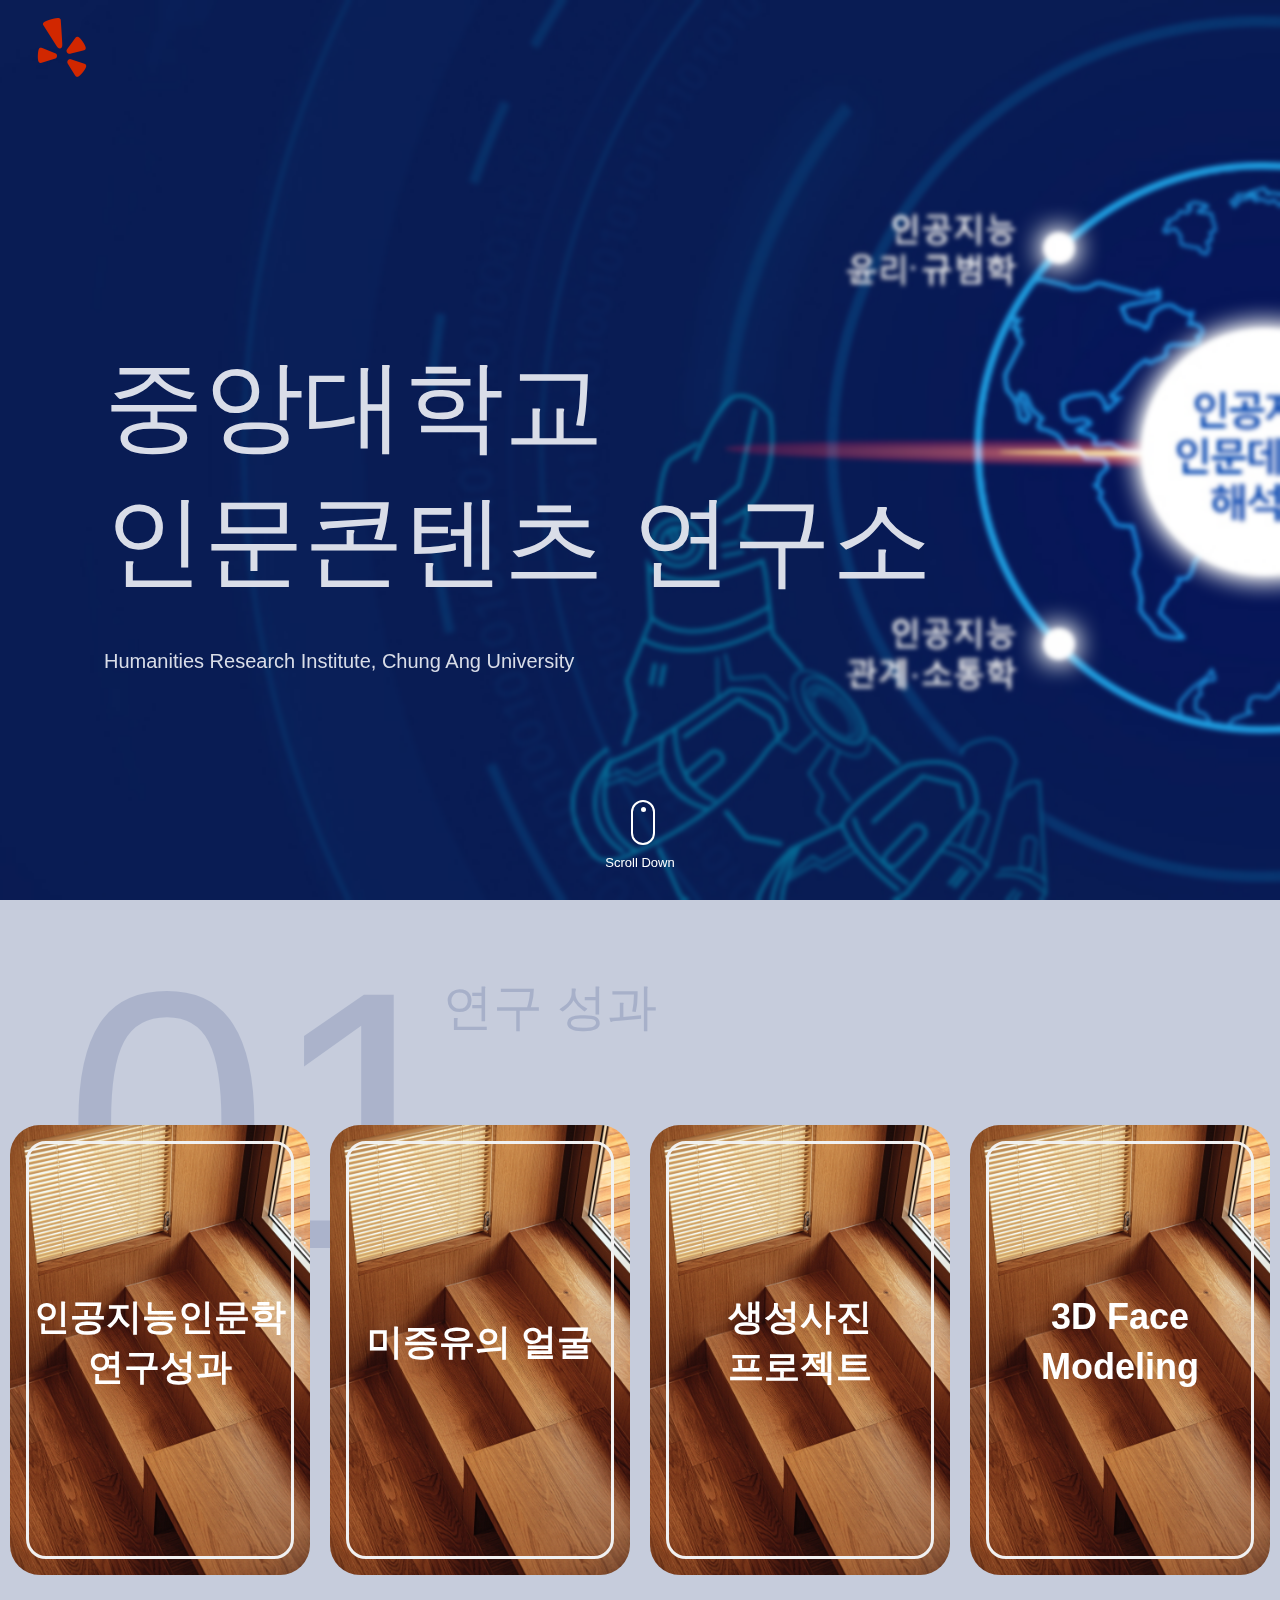
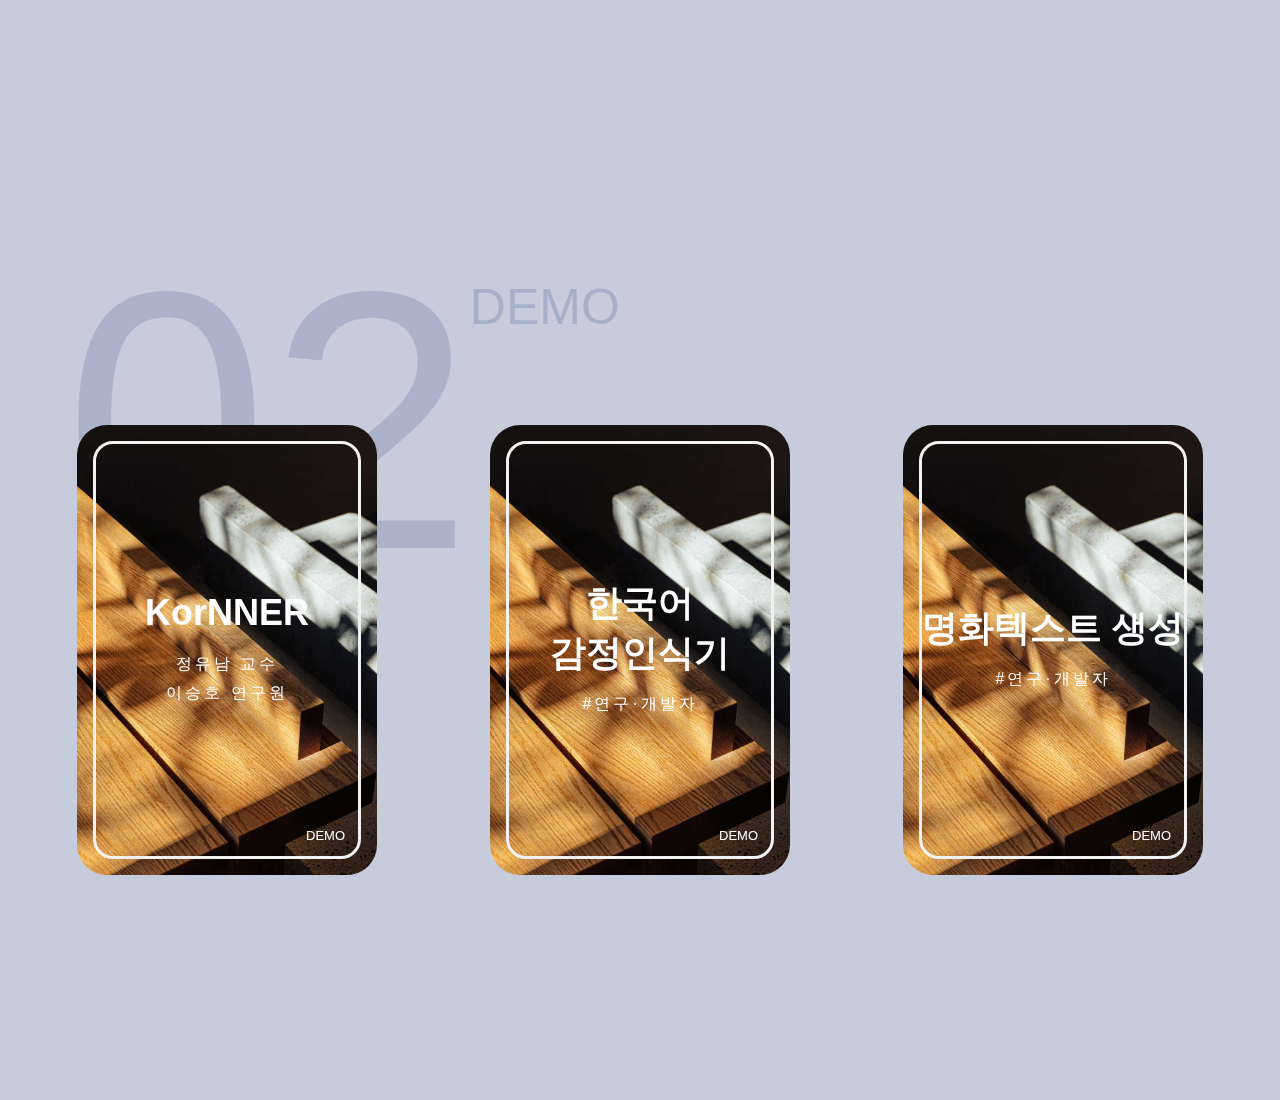
<file: Web Design(fullpage 기반)/index.html>
<!DOCTYPE html>
<html lang="ko">

<head>
    <meta charset="UTF-8">
    <meta http-equiv="X-UA-Compatible" content="IE=edge">
    <meta name="viewport" content="width=device-width, initial-scale=1.0">
    <link rel="stylesheet" href="asset/css/style.css">
    <link rel="stylesheet" href="asset/fullpage/jquery.fullPage.css">
    <script src="asset/javascript/main.js" defer></script>
    <script src="https://code.jquery.com/jquery-3.7.1.min.js"
    integrity="sha256-/JqT3SQfawRcv/BIHPThkBvs0OEvtFFmqPF/lYI/Cxo=" crossorigin="anonymous"></script>
    
    <script src="asset/fullpage/jquery.fullPage.js"></script>
    
    <title>중앙대학교 인문콘텐츠연구소</title>
</head>

<body>
    <div id="wrap">
        <header id="header">
            <div class="header-inner">
                <h1 class="header-logo">
                    <!-- 로고 이미지 -->
                    <a href="index.html">
                        <img src="asset/img/Logo-icon.png" alt="로고">
                    </a>
                </h1>
            </div>
        </header>
        <main id="fullpage" class="main">
            <section id="home" class="section">
                <div class="main-inner">
                    <div class="main-text">
                        <div class="text-inner">
                            <h1>
                                중앙대학교<br>인문콘텐츠 연구소
                            </h1>
                            <p>
                                Humanities Research Institute, Chung Ang University
                            </p>
                        </div>
                    </div>
                    <div class="scroll-down">
                        <div class="btn-inner">
                            <span class="down-border"></span>
                            <p>Scroll Down</p>
                        </div>
                    </div>
                </div>
            </section>
            <section id="result" class="container section">
                <div class="background-text">
                    <div class="bg-text-inner">
                        <h1 class="background-title">01</h1>
                        <p class="background-sub">연구 성과</p>
                    </div>
                </div>
                <div class="cards">
                    <div class="card-wrapper result-card">
                        <div class="card-contents">
                            <div class="card-front card-position">
                                <h2 class="front-title">인공지능인문학 연구성과</h2>
                                <!-- <p class="sub-title">Sub Title</p> -->
                            </div>
                            <div class="card-back card-position">
                                <h2 class="back-title">Back Title</h2>
                                <a href="research.html" class="back-btn" target="_parent">링크 이동</a>
                            </div>
                        </div>
                    </div>
                    <div class="card-wrapper result-card">
                        <div class="card-contents">
                            <div class="card-front card-position">
                                <h2 class="front-title">미증유의 얼굴</h2>
                                <!-- <p class="sub-title">Sub Title</p> -->
                            </div>
                            <div class="card-back card-position">
                                <h2 class="back-title">Back Title</h2>
                                <a href="face.html" class="back-btn">링크 이동</a>
                            </div>
                        </div>
                    </div>
                    <div class="card-wrapper result-card">
                        <div class="card-contents">
                            <div class="card-front card-position">
                                <h2 class="front-title">생성사진 프로젝트</h2>
                                <!-- <p class="sub-title">Sub Title</p> -->
                            </div>
                            <div class="card-back card-position">
                                <h2 class="back-title">Back Title</h2>
                                <a href="generative.html" class="back-btn">링크 이동</a>
                            </div>
                        </div>
                    </div>
                    <div class="card-wrapper result-card">
                        <div class="card-contents">
                            <div class="card-front card-position">
                                <h2 class="front-title">3D Face Modeling</h2>
                                <!-- <p class="sub-title">Sub Title</p> -->
                            </div>
                            <div class="card-back card-position">
                                <h2 class="back-title">Back Title</h2>
                                <a href="modeling.html" class="back-btn">링크 이동</a>
                            </div>
                        </div>
                    </div>
                </div>
            </section>
            <section id="demo" class="container section">
                <div class="background-text">
                    <div class="bg-text-inner">
                        <h1 class="background-title">02</h1>
                        <p class="background-sub">DEMO</p>
                    </div>
                </div>
                <div class="cards">
                    <div class="card-wrapper demo-card">
                        <div class="card-contents">
                            <div class="card-front card-position">
                                <h2 class="front-title">KorNNER</h2>
                                <p class="sub-title">정유남 교수</p>
                                <p class="sub-title">이승호 연구원</p>
                                <em class="sticker">DEMO</em>
                            </div>
                            <div class="card-back card-position">
                                <h2 class="back-title">Back Title</h2>
                                <a href="#" class="back-btn">링크 이동</a>
                            </div>
                        </div>
                    </div>
                    <div class="card-wrapper demo-card">
                        <div class="card-contents">
                            <div class="card-front card-position">
                                <h2 class="front-title">한국어 감정인식기</h2>
                                <p class="sub-title">#연구·개발자</p>
                                <em class="sticker">DEMO</em>
                            </div>
                            <div class="card-back card-position">
                                <h2 class="back-title">Back Title</h2>
                                <a href="#" class="back-btn">링크 이동</a>
                            </div>
                        </div>
                    </div>
                    <div class="card-wrapper demo-card">
                        <div class="card-contents">
                            <div class="card-front card-position">
                                <h2 class="front-title">명화텍스트 생성</h2>
                                <p class="sub-title">#연구·개발자</p>
                                <em class="sticker">DEMO</em>
                            </div>
                            <div class="card-back card-position">
                                <h2 class="back-title">Back Title</h2>
                                <a href="#" class="back-btn">링크 이동</a>
                            </div>
                        </div>
                    </div>
                </div>
            </section>
        </main>
    </div>
</body>

</html>
</file>
<file: Web Design(fullpage 기반)/asset/css/style.css>
@import "reset.css";


:root {
    --bg: #0e1420;
    --blue01: #d9dde8;
    --blue02: #c6ccdc;
    --blue03: #8d99ba;
    --blue04: #7a88af;
    --blue05: #42558d;
    --border: #2e323e;
    --text-color: #fff;
    --active: #F6B17A;
}
::-webkit-scrollbar {
    display: none;
}

@font-face {
    font-family: "NanumGothic", sans-serif;
    src: url(/asset/fonts/NanumGothic-Regular.ttf);
    font-weight: 400;
    font-style: normal;
}
  
body{
    font-family: "NanumGothic", sans-serif !important;
}

#wrap {
    position: relative;
    min-width: 100%;
}

#header {
    position: fixed;
    top: 0;
    left: 0;
    z-index: 2000;
    width: 100%;
    height: 100px;
    /* background: var(--blue05); */
    /* transition: all 0.4s linear; */
}

#header .header-inner {
    display: block;
    height: 100%;
    padding: 18px 0;
    margin-left: 30px;
}
#header .header-inner .header-logo{
    height: 100%;
}
#header .header-inner .header-logo a{
    display: block;
    height: 100%;
}
#header .header-inner .header-logo a img {
    width: 64px;
    height: 64px;
    object-fit: cover;
    object-position: center;
}
header.active {
    transform: translateY(-110px);
}

.main {
    max-width: 100vw;
    width: 100%;
}

#home {
    position: relative;
    width: 100%;
    height: 100vh;
    background: url(../img/home-background.jpg) no-repeat center / cover;
    /* filter: blur(2px);
    -webkit-filter: blur(2px); */
}

.main-inner {
    width: 100%;
    height: 100%;
    backdrop-filter: blur(2px);
    -webkit-backdrop-filter: blur(2px);
}
.main-text {
    position: absolute;
    top: 50%;
    left: 50%;
    width: 90%;
    height: 300px;
    transform: translate(-50%, -50%);
    -webkit-transform: translate(-50%, -50%);
    /* background: #befef1; */
}

.main-text .text-inner {
    position: relative;
    width: 100%;
    height: 100%;
    padding: 40px;
    color: var(--blue01);
}

.main-text .text-inner h1 {
    font-size: 6.25rem;
    margin-bottom: 2.5rem;
    font-weight: lighter;
    /* font-family: "Dongle", sans-serif; */
}

.main-text .text-inner p {
    font-size: 1.25rem;
}

.scroll-down {
    position: absolute;
    left: 50%;
    bottom: 30px;
    /* width: 30px; */
    height: 70px;
}

.scroll-down .btn-inner {
    position: relative;
    /* width: 100%; */
    height: 100%;
}

.scroll-down .btn-inner span {
    position: absolute;
    top: 0;
    left: 50%;
    width: 24px;
    height: 45px;
    margin-left: -9px;
    border: 2px solid #fff;
    border-radius: 50px;
    box-sizing: border-box;
}

.scroll-down .btn-inner span::before {
    position: absolute;
    top: 5px;
    left: 50%;
    content: '';
    width: 5px;
    height: 5px;
    margin-left: -2.5px;
    background-color: #fff;
    border-radius: 100%;
    -webkit-animation: scrollDown 2.5s infinite;
    animation: scrollDown 2.5s infinite;
    box-sizing: border-box;
}

.scroll-down .btn-inner p {
    display: block;
    position: absolute;
    bottom: 0;
    right: 50%;
    white-space: nowrap;
    text-align: center;
    font-size: 0.8125rem;
    color: var(--text-color);
    transform: translateX(50%);
    -webkit-transform: translateX(50%);
}

@-webkit-keyframes scrollDown {
    0% {
        -webkit-transform: translate(0, 0);
        opacity: 0;
    }
    40% {
        opacity: 1;
    }
    80% {
        -webkit-transform: translate(0, 16px);
        opacity: 0;
    }
    100% {
        opacity: 0;
    }
}

@keyframes scrollDown {
    0% {
        transform: translate(0, 0);
        opacity: 0;
    }
    40% {
        opacity: 1;
    }
    80% {
        transform: translate(0, 16px);
        opacity: 0;
    }
    100% {
        opacity: 0;
    }
}

/* #gallery {
    min-width: 100%;
    overflow: auto;
    
}

#gallery .contents {
    min-width: 100%;
    margin-top: 50px;
} */


#result {
    position: relative;
    min-width: 100%;
    height: 100vh;
    padding: 20 0px;
    background: var(--blue02);
}

.container .cards {
    position: relative;
    z-index: 10;
    display: flex;
    justify-content: space-around;
    align-items: center;
    width: 100%;
    height: 100%;
    /* background-color: orange; */
}
.container .background-text{
    position: absolute;
    top: 1%;
    left: 5%;
    z-index: 5;
}
.container .background-text .bg-text-inner{
    position: relative;
}
.container .background-text .bg-text-inner h1{
    display: inline;
    font-size: 23rem;
    font-weight: lighter;
    color: var(--blue05);
    opacity: 0.2;
}
.container .background-text .bg-text-inner p{
    position: relative;
    display: inline;
    font-size: 50px;
    opacity: 0.4;
    color: var(--blue04);
}
#result .background-text .bg-text-inner p{
    top: calc(-16px*14);
    right: 35px;
}
/* 카드 디자인 변경 */
.container .cards .card-wrapper .card-contents {
    position: relative;
    width: 18.75rem;
    height: 28.125rem;
    border-radius: 30px;
    transform: rotateY(-180deg);
    transform-style: preserve-3d;
    transition: transform 1s ease-out;
    -webkit-transform: rotateY(-180deg);
    -webkit-transform-style: preserve-3d;
    -webkit-transition: transform 1s ease-out;
    /* background: red; */
}

.container .cards .card-wrapper:hover .card-contents {
    transform: rotateY(0deg);
    transform-style: preserve-3d;
    -webkit-transform: rotateY(0deg);
    -webkit-transform-style: preserve-3d;
}

.container .cards .card-wrapper .card-contents .card-position {
    display: flex;
    flex-direction: column;
    justify-content: center;
    align-items: center;
    position: absolute;
    top: 0;
    right: 0;
    bottom: 0;
    left: 0;
    padding: 10px;
    border-radius: 30px;
    transform-style: preserve-3d;
    backface-visibility: hidden;
    background-size: cover;
    background-repeat: no-repeat;
    background-blend-mode: overlay;
    -webkit-transform-style: preserve-3d;
}

.container .cards .card-wrapper .card-contents .card-front {
    transform: rotateY(180deg);
    
}
#result .cards .card-wrapper .card-contents .card-front {
    background: url(../img/A1.jpg) no-repeat center / cover;
}
#demo .cards .card-wrapper .card-contents .card-front {
    background: url(../img/B6.jpg) no-repeat center / cover;
}
.container .cards .card-wrapper .card-contents .card-front::before {
    content: "";
    position: absolute;
    inset: 1rem;
    border-radius: 20px;
    /* padding(10px) + inner-radius(20px) = outer-radius(30px) */
    border: 3px solid #f1f1f1;
}
.container .cards .card-wrapper .card-contents .card-front h2.front-title {
    align-self: center;
    margin-bottom: 1rem;
    font-size: 2.25rem;
    line-height: 3.125rem;
    text-align: center;
    word-break: keep-all;
    transform: rotateY(4.4rem);
    transform: translateZ(65px);
    color: var(--text-color);
    -webkit-transform: rotateY(4.4rem);
    -webkit-transform: translateZ(65px);
}

.container .cards .card-wrapper .card-contents .card-front .sub-title {
    margin-bottom: 0.5rem;
    letter-spacing: 3px;
    font-size: 1rem;
    transform: translateZ(45px);
    color: var(--text-color);
    -webkit-transform: translateZ(45px);
}

.container .cards .card-wrapper .card-contents .card-back {
    background: var(--blue04);
}

.container .cards .card-wrapper .card-contents .card-back::after {
    content: "";
    position: absolute;
    inset: 1rem;
    border-radius: 20px;
    border: 3px solid var(--border);
}

.container .cards .card-wrapper .card-contents .card-back .back-title {
    align-self: center;
    margin-bottom: 14.25rem;
    font-size: 2rem;
    line-height: 120%;
    transform: translateZ(65px);
    color: var(--text-color);
    -webkit-transform: rotateY(4.4rem);
}

.container .cards .card-wrapper .card-contents .card-back .back-btn {
    align-self: center;
    padding: 0.5rem 2rem;
    border: 2px solid #fff;
    border-radius: 19.75px;
    text-align: center;
    white-space: nowrap;
    transform: translateZ(45px);
    color: var(--text-color);
    -webkit-transform: rotateZ(45px);
}

.container .cards .card-wrapper .card-contents .card-back .back-btn:hover {
    border: 2px solid rgb(255, 232, 63);
}

#demo {
    position: relative;
    min-width: 100%;
    height: 100vh;
    padding: 20px;
    background: var(--blue02);
}

#demo .background-text .bg-text-inner p{
    top: calc(-16px*14);
    right: 8px;
}

#demo .cards .card-wrapper .card-contents .card-front .sticker{
    position: absolute;
    right: 2rem;
    bottom: 2rem;
    font-size: 13px;
    transform: translateZ(30px);
    color: var(--text-color);
    -webkit-transform: rotateZ(30px);
}
</file>
